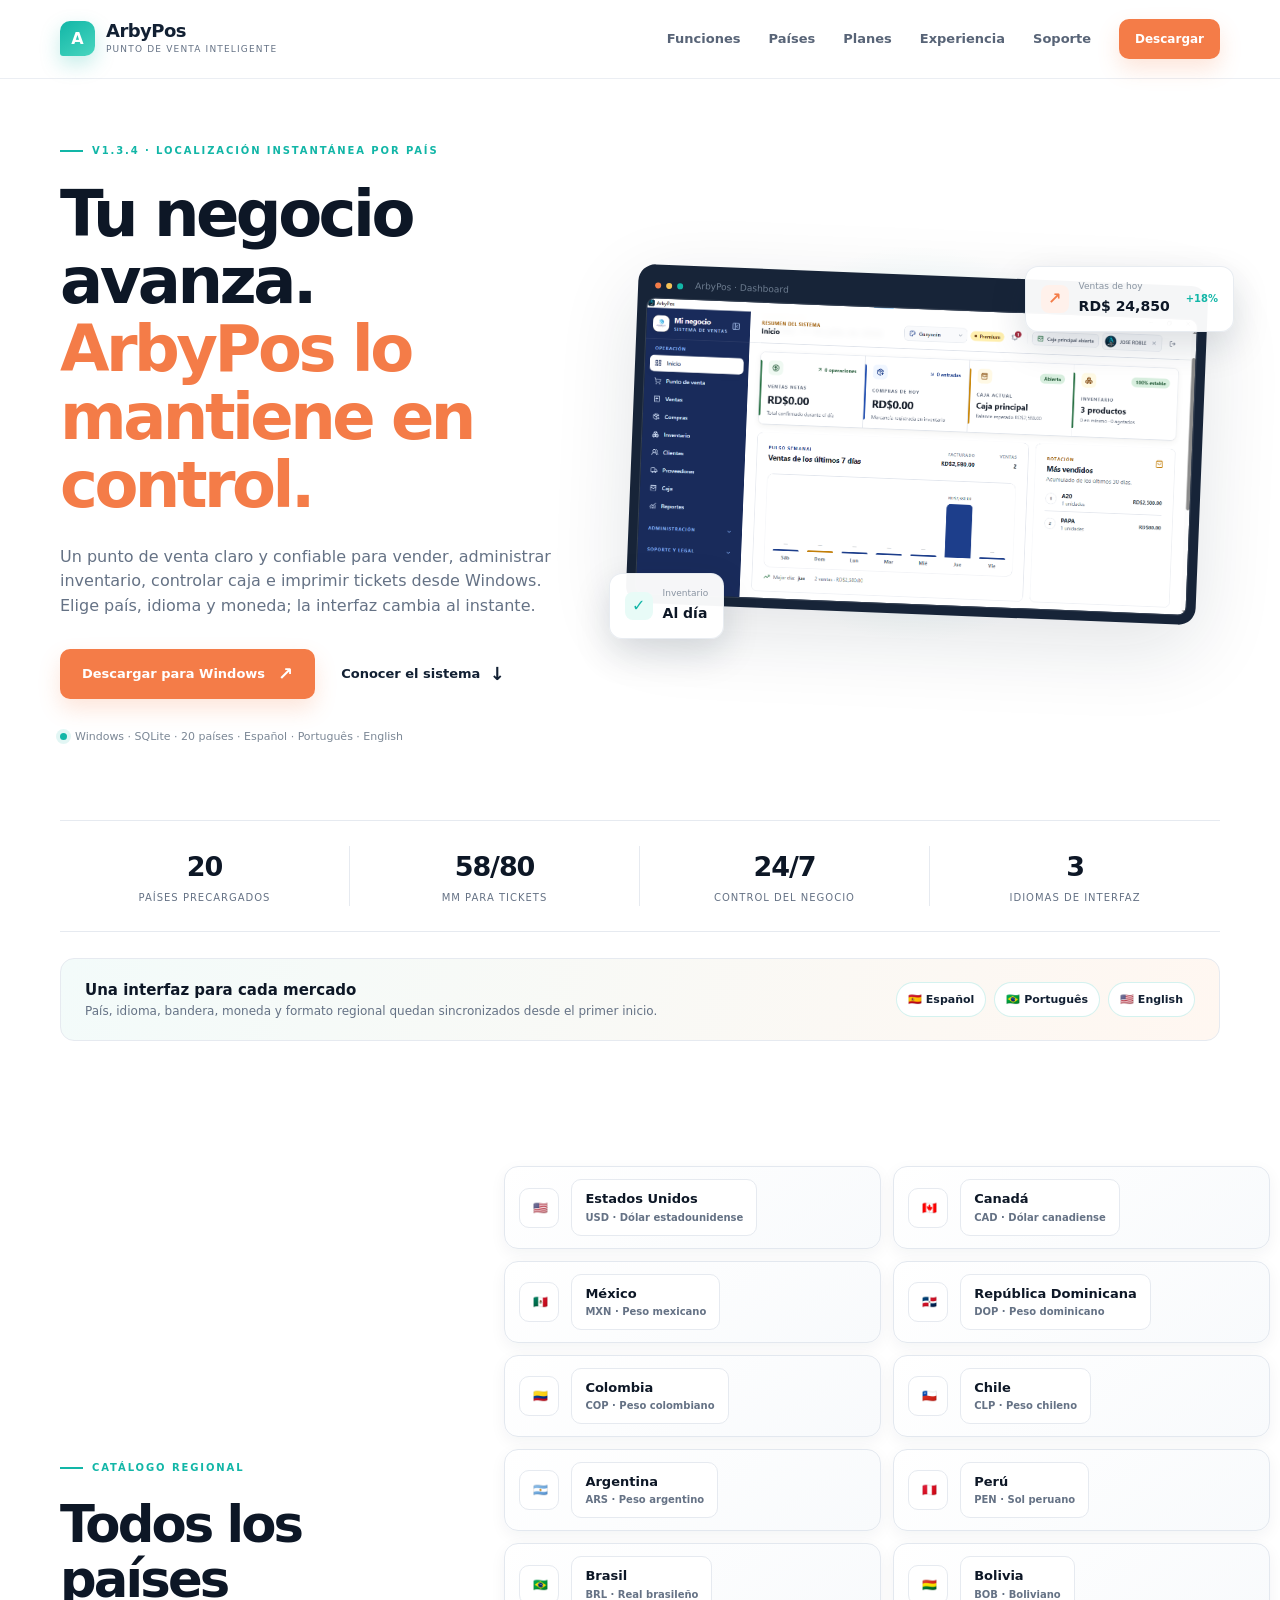
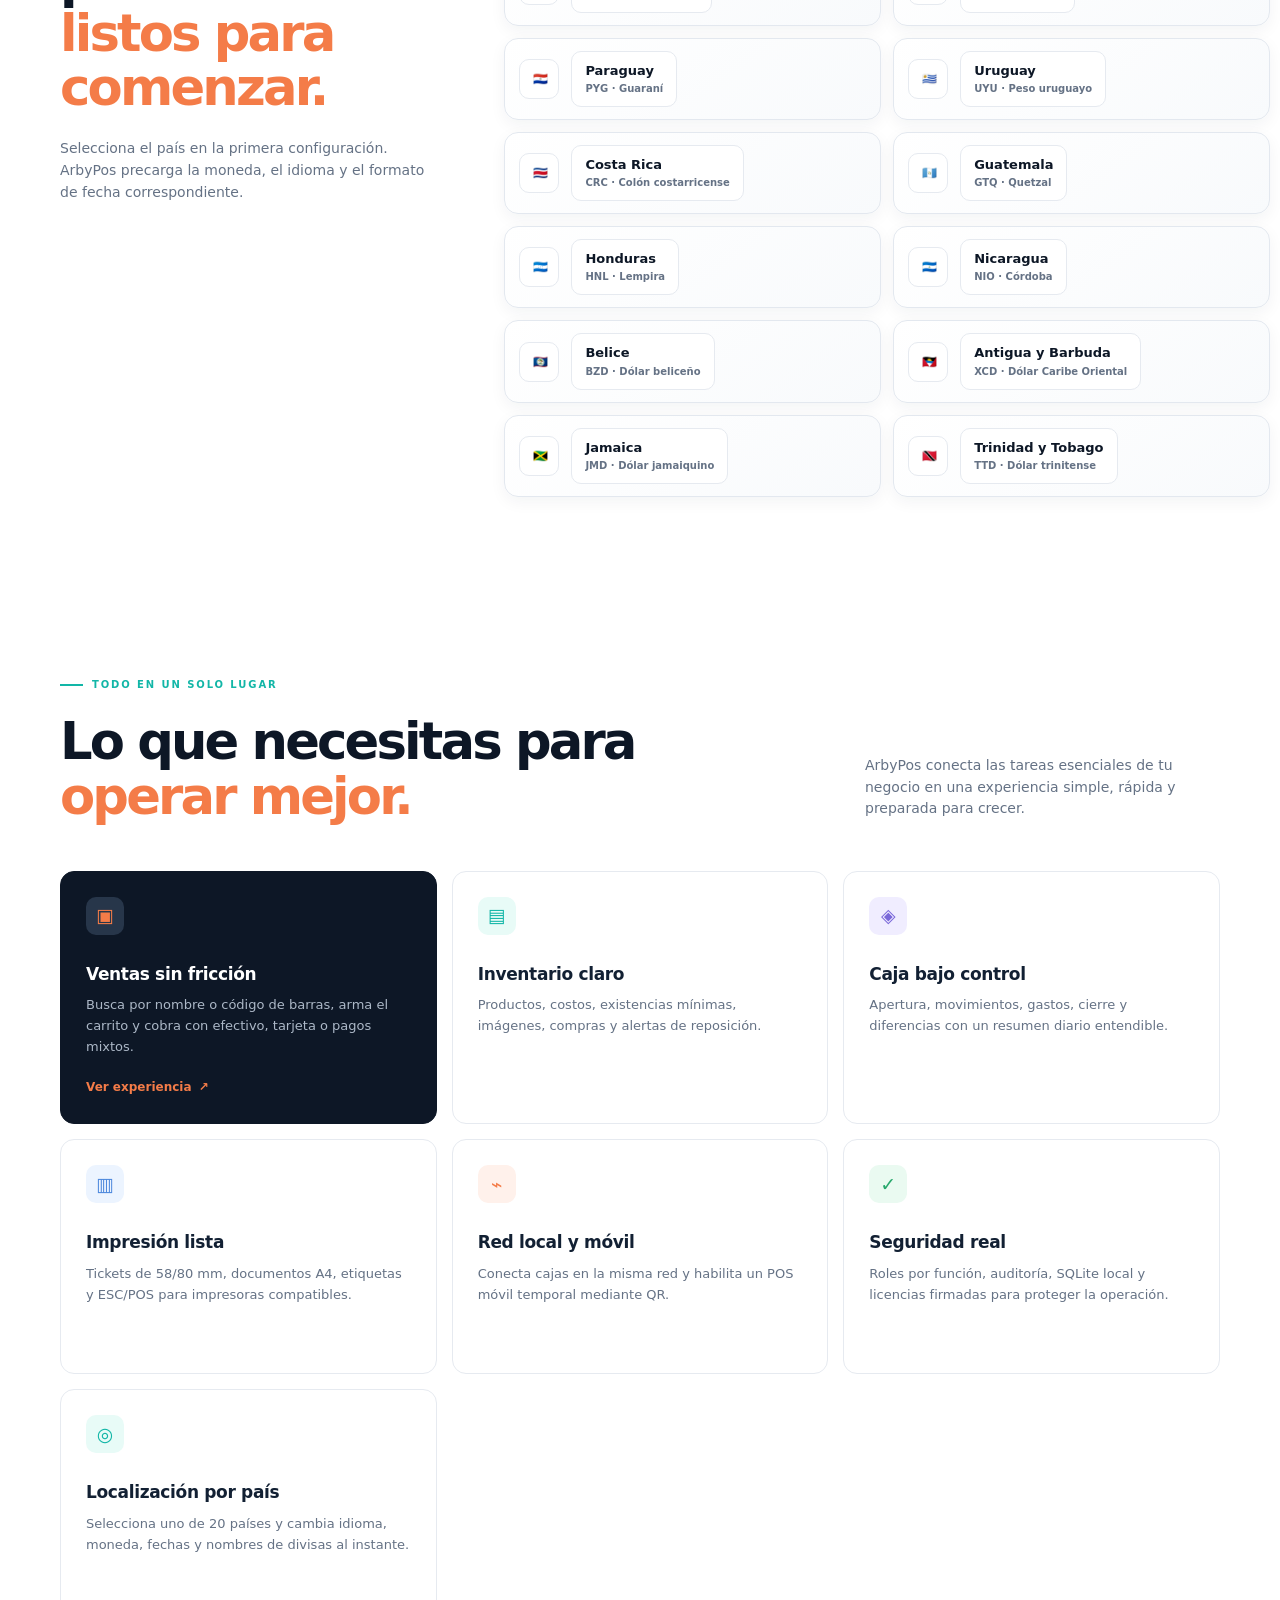
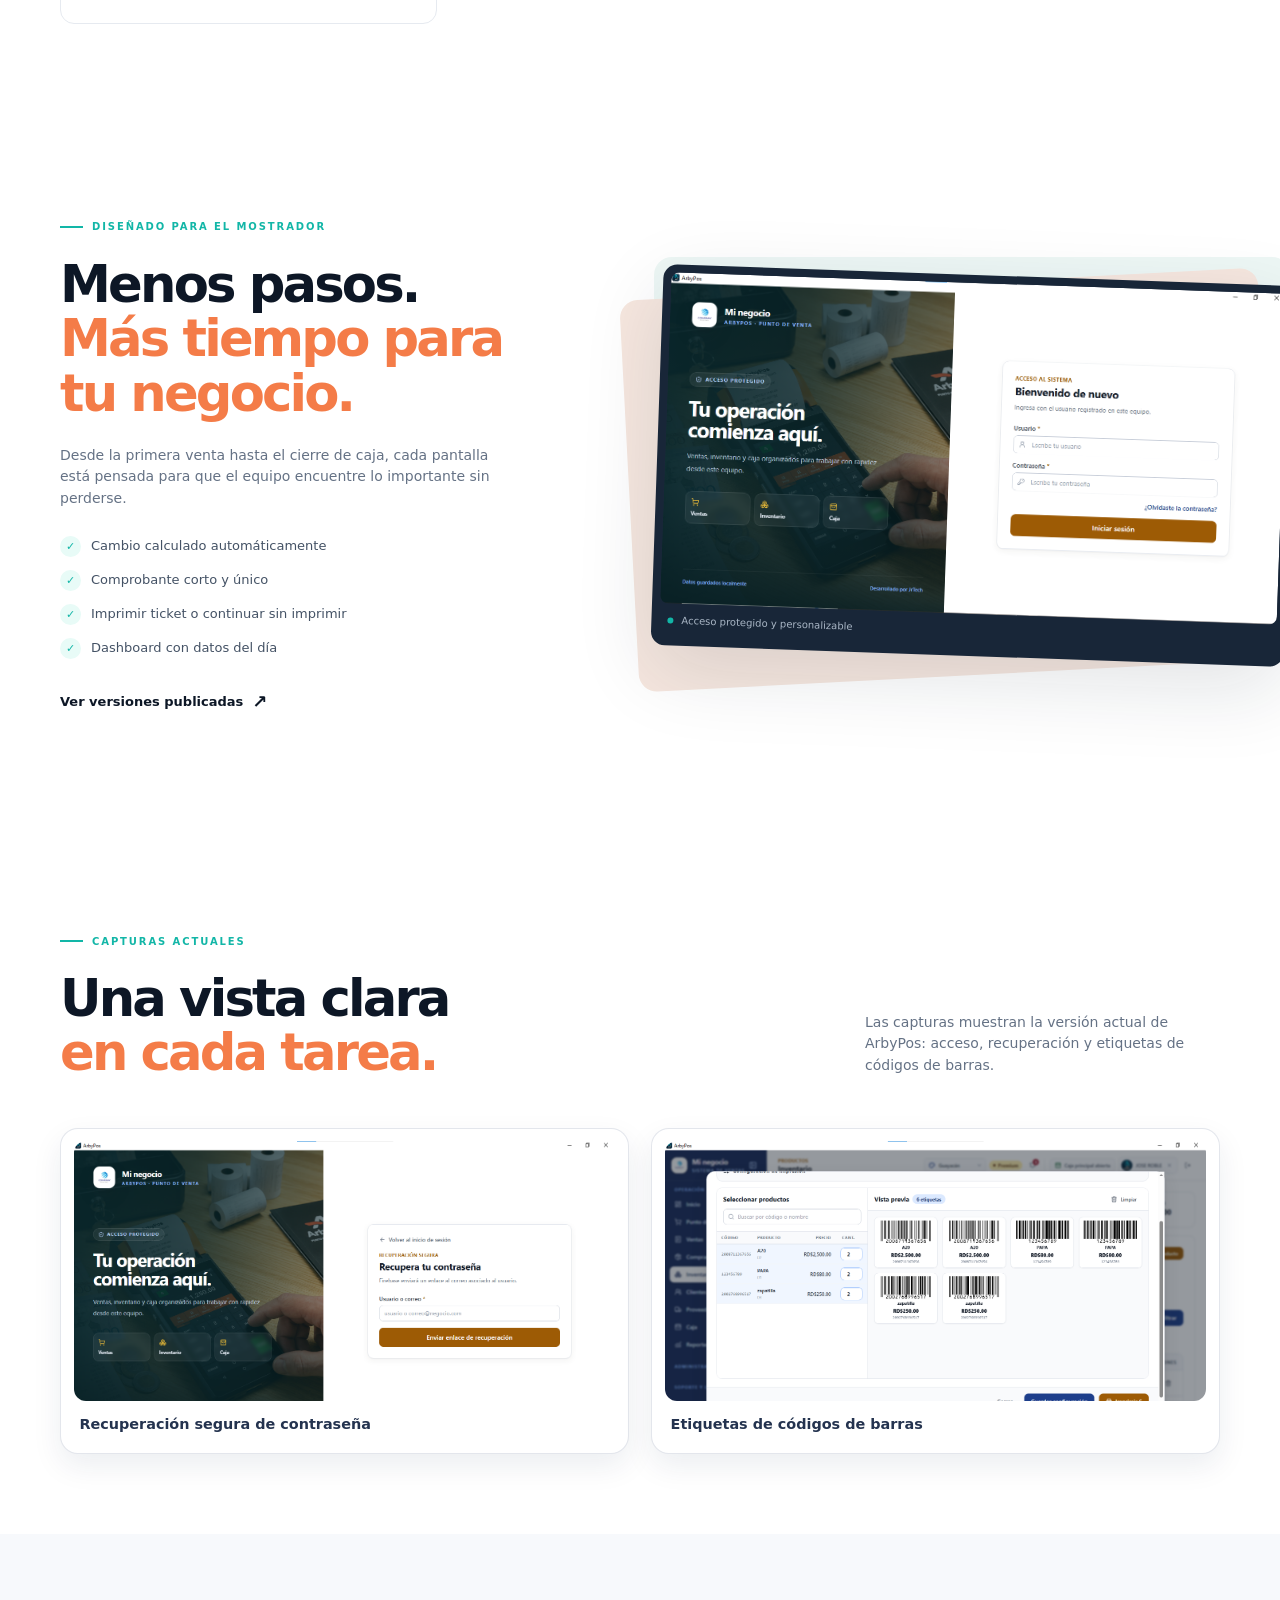
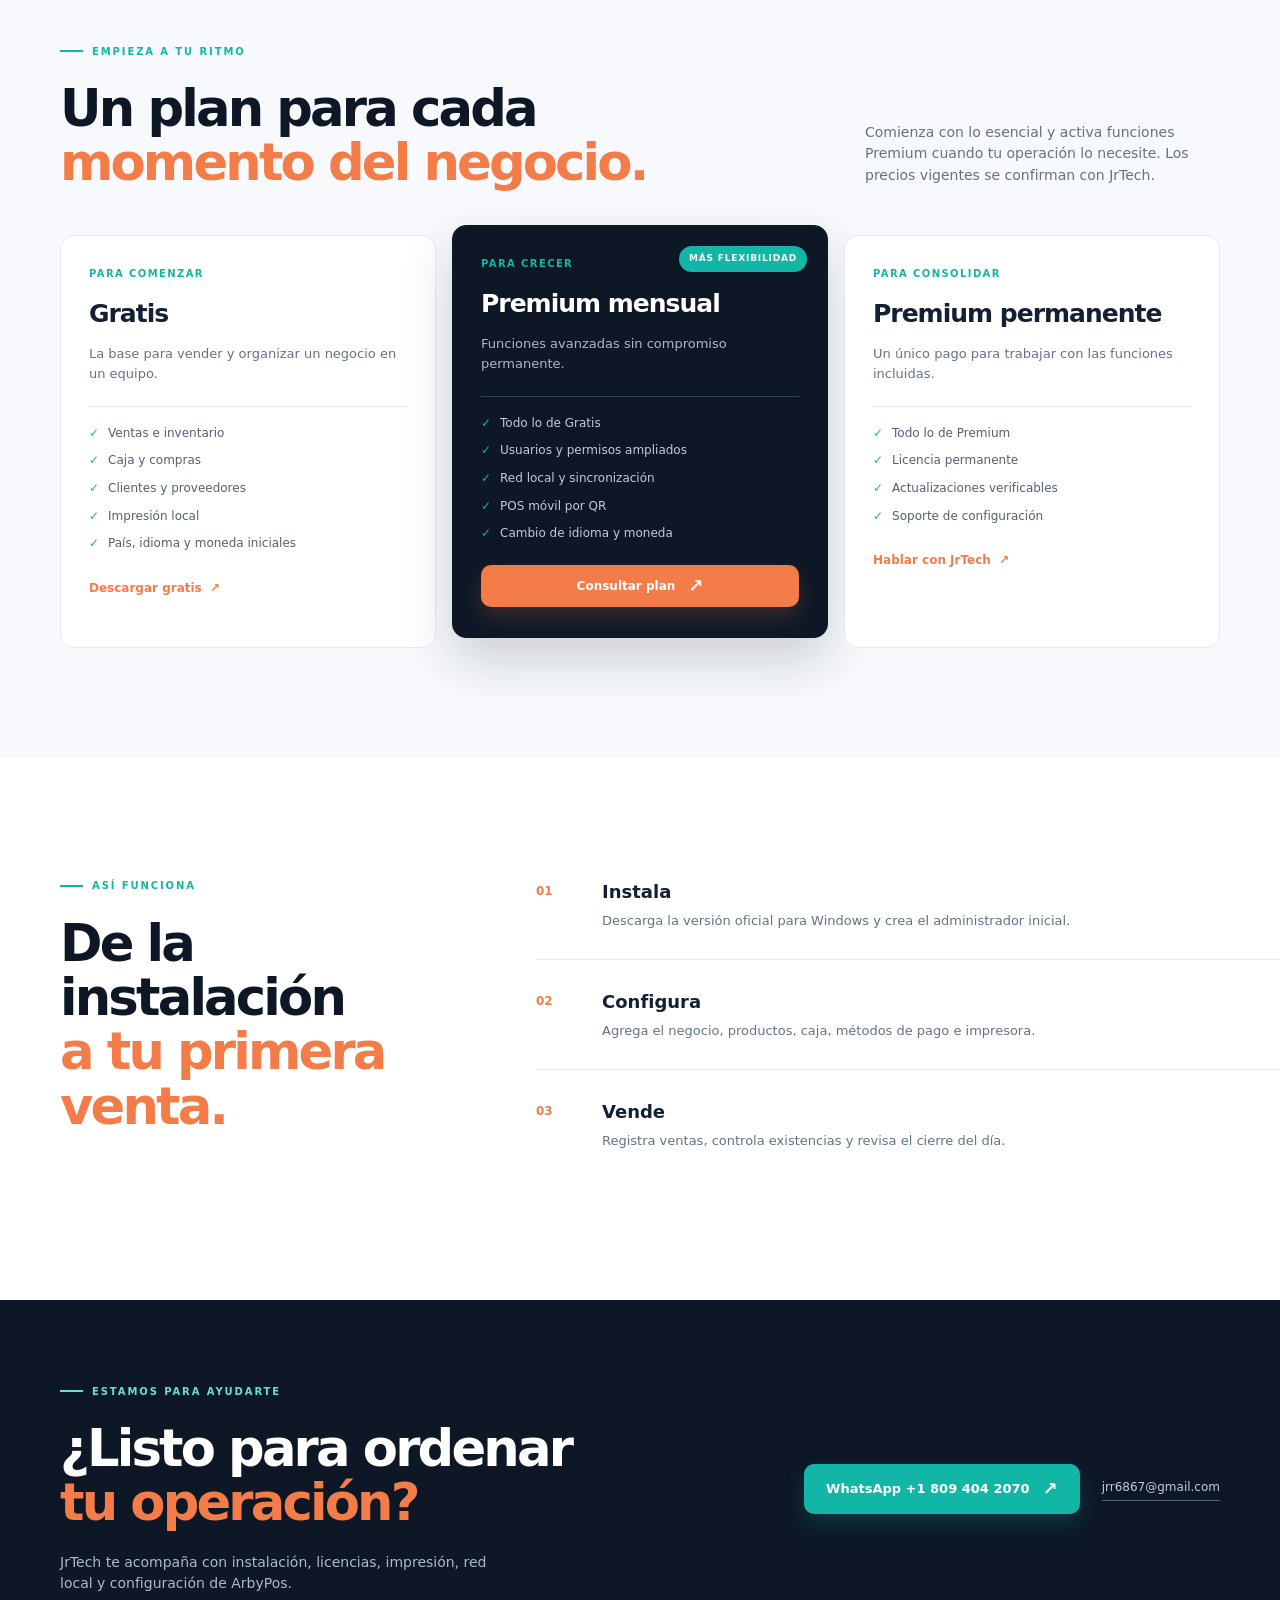
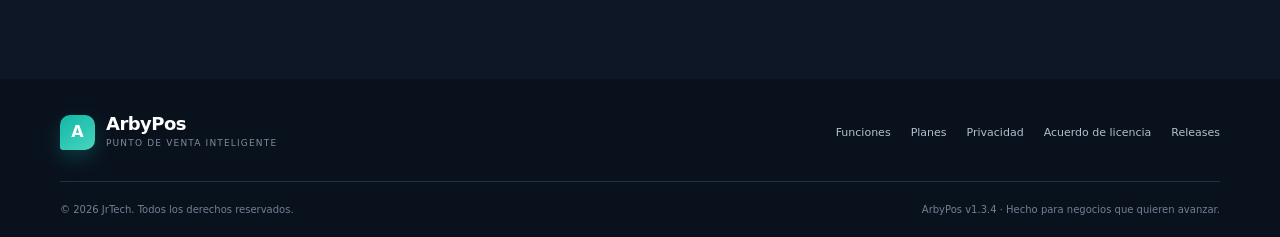
<file: index.html>
<!doctype html>
<html lang="es">
  <head>
    <meta charset="UTF-8" />
    <meta name="viewport" content="width=device-width, initial-scale=1.0" />
    <meta name="google-site-verification" content="catIKVI8KNx96oA4AyntzoFPL_QOzbjE3IwssSA39dU" />
    <meta name="description" content="ArbyPos v1.3.4: punto de venta para Windows con ventas, caja, inventario, impresión, localización por país y cambio instantáneo de idioma y moneda." />
    <meta name="theme-color" content="#0d1726" />
    <title>ArbyPos · Punto de venta inteligente</title>
    <link rel="icon" href="assets/ico.ico" />
    <link rel="stylesheet" href="styles.css" />
  </head>
  <body>
    <header class="site-header" id="inicio">
      <nav class="nav shell" aria-label="Navegación principal">
        <a class="brand" href="#inicio" aria-label="ArbyPos inicio">
          <span class="brand-mark" aria-hidden="true">A</span>
          <span><strong>ArbyPos</strong><small>punto de venta inteligente</small></span>
        </a>
        <button class="nav-toggle" type="button" aria-expanded="false" aria-controls="nav-links">Menú</button>
        <div class="nav-links" id="nav-links">
          <a href="#funciones">Funciones</a>
          <a href="#paises">Países</a>
          <a href="#planes">Planes</a>
          <a href="#experiencia">Experiencia</a>
          <a href="#soporte">Soporte</a>
          <a class="button button-small" href="https://github.com/elx19/ArbyPos-Releases/releases/latest" target="_blank" rel="noreferrer">Descargar</a>
        </div>
      </nav>
    </header>

    <main>
      <section class="hero shell">
        <div class="hero-copy">
          <p class="eyebrow"><span></span> v1.3.4 · Localización instantánea por país</p>
          <h1>Tu negocio avanza.<br /><em>ArbyPos lo mantiene en control.</em></h1>
          <p class="hero-text">Un punto de venta claro y confiable para vender, administrar inventario, controlar caja e imprimir tickets desde Windows. Elige país, idioma y moneda; la interfaz cambia al instante.</p>
          <div class="hero-actions">
            <a class="button" href="https://github.com/elx19/ArbyPos-Releases/releases/latest" target="_blank" rel="noreferrer">Descargar para Windows <span>↗</span></a>
            <a class="text-link" href="#funciones">Conocer el sistema <span>↓</span></a>
          </div>
          <div class="hero-note"><span class="status-dot"></span> Windows · SQLite · 20 países · Español · Português · English</div>
        </div>
        <div class="hero-visual" aria-label="Vista del dashboard de ArbyPos">
          <div class="visual-glow"></div>
          <div class="device-frame">
            <div class="window-bar"><i></i><i></i><i></i><span>ArbyPos · Dashboard</span></div>
            <img src="assets/arbypos-dashboard-v133.png" alt="Dashboard actual de ArbyPos v1.3.4" />
          </div>
          <div class="floating-card floating-sales"><span class="mini-icon orange">↗</span><div><small>Ventas de hoy</small><strong>RD$ 24,850</strong></div><b>+18%</b></div>
          <div class="floating-card floating-stock"><span class="mini-icon teal">✓</span><div><small>Inventario</small><strong>Al día</strong></div></div>
        </div>
      </section>

      <section class="stats shell" aria-label="Resumen de ArbyPos">
        <div><strong>20</strong><span>países precargados</span></div>
        <div><strong>58/80</strong><span>mm para tickets</span></div>
        <div><strong>24/7</strong><span>control del negocio</span></div>
        <div><strong>3</strong><span>idiomas de interfaz</span></div>
      </section>

      <section class="locale-strip shell" aria-label="Localización de ArbyPos">
        <div><strong>Una interfaz para cada mercado</strong><span>País, idioma, bandera, moneda y formato regional quedan sincronizados desde el primer inicio.</span></div>
        <div class="locale-pills"><span>🇪🇸 Español</span><span>🇧🇷 Português</span><span>🇺🇸 English</span></div>
      </section>

      <section class="countries-section shell" id="paises">
        <div><p class="eyebrow"><span></span> Catálogo regional</p><h2>Todos los países<br /><em>listos para comenzar.</em></h2><p>Selecciona el país en la primera configuración. ArbyPos precarga la moneda, el idioma y el formato de fecha correspondiente.</p></div>
        <div class="country-grid" aria-label="Países disponibles">
          <span class="country-card"><span class="country-flag">🇺🇸</span><span><strong>Estados Unidos</strong><small>USD · Dólar estadounidense</small></span></span>
          <span class="country-card"><span class="country-flag">🇨🇦</span><span><strong>Canadá</strong><small>CAD · Dólar canadiense</small></span></span>
          <span class="country-card"><span class="country-flag">🇲🇽</span><span><strong>México</strong><small>MXN · Peso mexicano</small></span></span>
          <span class="country-card"><span class="country-flag">🇩🇴</span><span><strong>República Dominicana</strong><small>DOP · Peso dominicano</small></span></span>
          <span class="country-card"><span class="country-flag">🇨🇴</span><span><strong>Colombia</strong><small>COP · Peso colombiano</small></span></span>
          <span class="country-card"><span class="country-flag">🇨🇱</span><span><strong>Chile</strong><small>CLP · Peso chileno</small></span></span>
          <span class="country-card"><span class="country-flag">🇦🇷</span><span><strong>Argentina</strong><small>ARS · Peso argentino</small></span></span>
          <span class="country-card"><span class="country-flag">🇵🇪</span><span><strong>Perú</strong><small>PEN · Sol peruano</small></span></span>
          <span class="country-card"><span class="country-flag">🇧🇷</span><span><strong>Brasil</strong><small>BRL · Real brasileño</small></span></span>
          <span class="country-card"><span class="country-flag">🇧🇴</span><span><strong>Bolivia</strong><small>BOB · Boliviano</small></span></span>
          <span class="country-card"><span class="country-flag">🇵🇾</span><span><strong>Paraguay</strong><small>PYG · Guaraní</small></span></span>
          <span class="country-card"><span class="country-flag">🇺🇾</span><span><strong>Uruguay</strong><small>UYU · Peso uruguayo</small></span></span>
          <span class="country-card"><span class="country-flag">🇨🇷</span><span><strong>Costa Rica</strong><small>CRC · Colón costarricense</small></span></span>
          <span class="country-card"><span class="country-flag">🇬🇹</span><span><strong>Guatemala</strong><small>GTQ · Quetzal</small></span></span>
          <span class="country-card"><span class="country-flag">🇭🇳</span><span><strong>Honduras</strong><small>HNL · Lempira</small></span></span>
          <span class="country-card"><span class="country-flag">🇳🇮</span><span><strong>Nicaragua</strong><small>NIO · Córdoba</small></span></span>
          <span class="country-card"><span class="country-flag">🇧🇿</span><span><strong>Belice</strong><small>BZD · Dólar beliceño</small></span></span>
          <span class="country-card"><span class="country-flag">🇦🇬</span><span><strong>Antigua y Barbuda</strong><small>XCD · Dólar Caribe Oriental</small></span></span>
          <span class="country-card"><span class="country-flag">🇯🇲</span><span><strong>Jamaica</strong><small>JMD · Dólar jamaiquino</small></span></span>
          <span class="country-card"><span class="country-flag">🇹🇹</span><span><strong>Trinidad y Tobago</strong><small>TTD · Dólar trinitense</small></span></span>
        </div>
      </section>

      <section class="section shell" id="funciones">
        <div class="section-heading"><div><p class="eyebrow"><span></span> Todo en un solo lugar</p><h2>Lo que necesitas para<br /><em>operar mejor.</em></h2></div><p>ArbyPos conecta las tareas esenciales de tu negocio en una experiencia simple, rápida y preparada para crecer.</p></div>
        <div class="feature-grid">
          <article class="feature-card feature-primary"><div class="feature-icon">▣</div><h3>Ventas sin fricción</h3><p>Busca por nombre o código de barras, arma el carrito y cobra con efectivo, tarjeta o pagos mixtos.</p><a href="#experiencia">Ver experiencia <span>↗</span></a></article>
          <article class="feature-card"><div class="feature-icon teal-icon">▤</div><h3>Inventario claro</h3><p>Productos, costos, existencias mínimas, imágenes, compras y alertas de reposición.</p></article>
          <article class="feature-card"><div class="feature-icon purple-icon">◈</div><h3>Caja bajo control</h3><p>Apertura, movimientos, gastos, cierre y diferencias con un resumen diario entendible.</p></article>
          <article class="feature-card"><div class="feature-icon blue-icon">▥</div><h3>Impresión lista</h3><p>Tickets de 58/80 mm, documentos A4, etiquetas y ESC/POS para impresoras compatibles.</p></article>
          <article class="feature-card"><div class="feature-icon orange-icon">⌁</div><h3>Red local y móvil</h3><p>Conecta cajas en la misma red y habilita un POS móvil temporal mediante QR.</p></article>
          <article class="feature-card"><div class="feature-icon green-icon">✓</div><h3>Seguridad real</h3><p>Roles por función, auditoría, SQLite local y licencias firmadas para proteger la operación.</p></article>
          <article class="feature-card"><div class="feature-icon teal-icon">◎</div><h3>Localización por país</h3><p>Selecciona uno de 20 países y cambia idioma, moneda, fechas y nombres de divisas al instante.</p></article>
        </div>
      </section>

      <section class="split-section shell" id="experiencia">
        <div class="split-copy"><p class="eyebrow"><span></span> Diseñado para el mostrador</p><h2>Menos pasos.<br /><em>Más tiempo para tu negocio.</em></h2><p>Desde la primera venta hasta el cierre de caja, cada pantalla está pensada para que el equipo encuentre lo importante sin perderse.</p><ul class="check-list"><li><span>✓</span> Cambio calculado automáticamente</li><li><span>✓</span> Comprobante corto y único</li><li><span>✓</span> Imprimir ticket o continuar sin imprimir</li><li><span>✓</span> Dashboard con datos del día</li></ul><a class="text-link dark-link" href="https://github.com/elx19/ArbyPos-Releases" target="_blank" rel="noreferrer">Ver versiones publicadas <span>↗</span></a></div>
        <div class="screenshot-stack"><div class="screenshot-back"></div><figure><img src="assets/arbypos-login-v133.png" alt="Pantalla actual de inicio de sesión de ArbyPos v1.3.4" /><figcaption><span class="caption-dot"></span> Acceso protegido y personalizable</figcaption></figure></div>
      </section>

      <section class="screenshots-section shell" aria-label="Vistas actuales del sistema">
        <div class="section-heading"><div><p class="eyebrow"><span></span> Capturas actuales</p><h2>Una vista clara<br /><em>en cada tarea.</em></h2></div><p>Las capturas muestran la versión actual de ArbyPos: acceso, recuperación y etiquetas de códigos de barras.</p></div>
        <div class="screenshots-grid">
          <figure><img src="assets/arbypos-recovery-v133.png" alt="Recuperación de contraseña de ArbyPos" /><figcaption>Recuperación segura de contraseña</figcaption></figure>
          <figure><img src="assets/arbypos-barcodes-v133.png" alt="Módulo de códigos de barras de ArbyPos" /><figcaption>Etiquetas de códigos de barras</figcaption></figure>
        </div>
      </section>

      <section class="plans-section" id="planes">
        <div class="shell"><div class="section-heading plans-heading"><div><p class="eyebrow"><span></span> Empieza a tu ritmo</p><h2>Un plan para cada<br /><em>momento del negocio.</em></h2></div><p>Comienza con lo esencial y activa funciones Premium cuando tu operación lo necesite. Los precios vigentes se confirman con JrTech.</p></div>
          <div class="plans-grid">
            <article class="plan-card"><p class="plan-label">Para comenzar</p><h3>Gratis</h3><p class="plan-description">La base para vender y organizar un negocio en un equipo.</p><ul><li>Ventas e inventario</li><li>Caja y compras</li><li>Clientes y proveedores</li><li>Impresión local</li><li>País, idioma y moneda iniciales</li></ul><a class="plan-link" href="https://github.com/elx19/ArbyPos-Releases/releases/latest" target="_blank" rel="noreferrer">Descargar gratis <span>↗</span></a></article>
            <article class="plan-card plan-featured"><div class="popular">Más flexibilidad</div><p class="plan-label">Para crecer</p><h3>Premium mensual</h3><p class="plan-description">Funciones avanzadas sin compromiso permanente.</p><ul><li>Todo lo de Gratis</li><li>Usuarios y permisos ampliados</li><li>Red local y sincronización</li><li>POS móvil por QR</li><li>Cambio de idioma y moneda</li></ul><a class="button button-full" href="https://wa.me/18094042070?text=Quiero%20conocer%20ArbyPos%20Premium%20mensual" target="_blank" rel="noreferrer">Consultar plan <span>↗</span></a></article>
            <article class="plan-card"><p class="plan-label">Para consolidar</p><h3>Premium permanente</h3><p class="plan-description">Un único pago para trabajar con las funciones incluidas.</p><ul><li>Todo lo de Premium</li><li>Licencia permanente</li><li>Actualizaciones verificables</li><li>Soporte de configuración</li></ul><a class="plan-link" href="https://wa.me/18094042070?text=Quiero%20conocer%20ArbyPos%20Premium%20permanente" target="_blank" rel="noreferrer">Hablar con JrTech <span>↗</span></a></article>
          </div>
        </div>
      </section>

      <section class="workflow shell"><div class="workflow-intro"><p class="eyebrow"><span></span> Así funciona</p><h2>De la instalación<br /><em>a tu primera venta.</em></h2></div><div class="workflow-steps"><div class="step"><b>01</b><div><h3>Instala</h3><p>Descarga la versión oficial para Windows y crea el administrador inicial.</p></div></div><div class="step"><b>02</b><div><h3>Configura</h3><p>Agrega el negocio, productos, caja, métodos de pago e impresora.</p></div></div><div class="step"><b>03</b><div><h3>Vende</h3><p>Registra ventas, controla existencias y revisa el cierre del día.</p></div></div></div></section>

      <section class="support-section" id="soporte"><div class="shell support-inner"><div><p class="eyebrow light"><span></span> Estamos para ayudarte</p><h2>¿Listo para ordenar<br /><em>tu operación?</em></h2><p>JrTech te acompaña con instalación, licencias, impresión, red local y configuración de ArbyPos.</p></div><div class="support-actions"><a class="button button-light" href="https://wa.me/18094042070" target="_blank" rel="noreferrer">WhatsApp +1 809 404 2070 <span>↗</span></a><a class="support-email" href="mailto:jrr6867@gmail.com">jrr6867@gmail.com</a></div></div></section>
    </main>

    <footer class="footer"><div class="shell footer-top"><a class="brand footer-brand" href="#inicio"><span class="brand-mark">A</span><span><strong>ArbyPos</strong><small>punto de venta inteligente</small></span></a><div class="footer-links"><a href="#funciones">Funciones</a><a href="#planes">Planes</a><a href="privacy.html">Privacidad</a><a href="license.html">Acuerdo de licencia</a><a href="https://github.com/elx19/ArbyPos-Releases/releases" target="_blank" rel="noreferrer">Releases</a></div></div><div class="shell footer-bottom"><span>© <span id="year"></span> JrTech. Todos los derechos reservados.</span><span>ArbyPos v1.3.4 · Hecho para negocios que quieren avanzar.</span></div></footer>
    <script src="app.js" defer></script>
  </body>
</html>
</file>
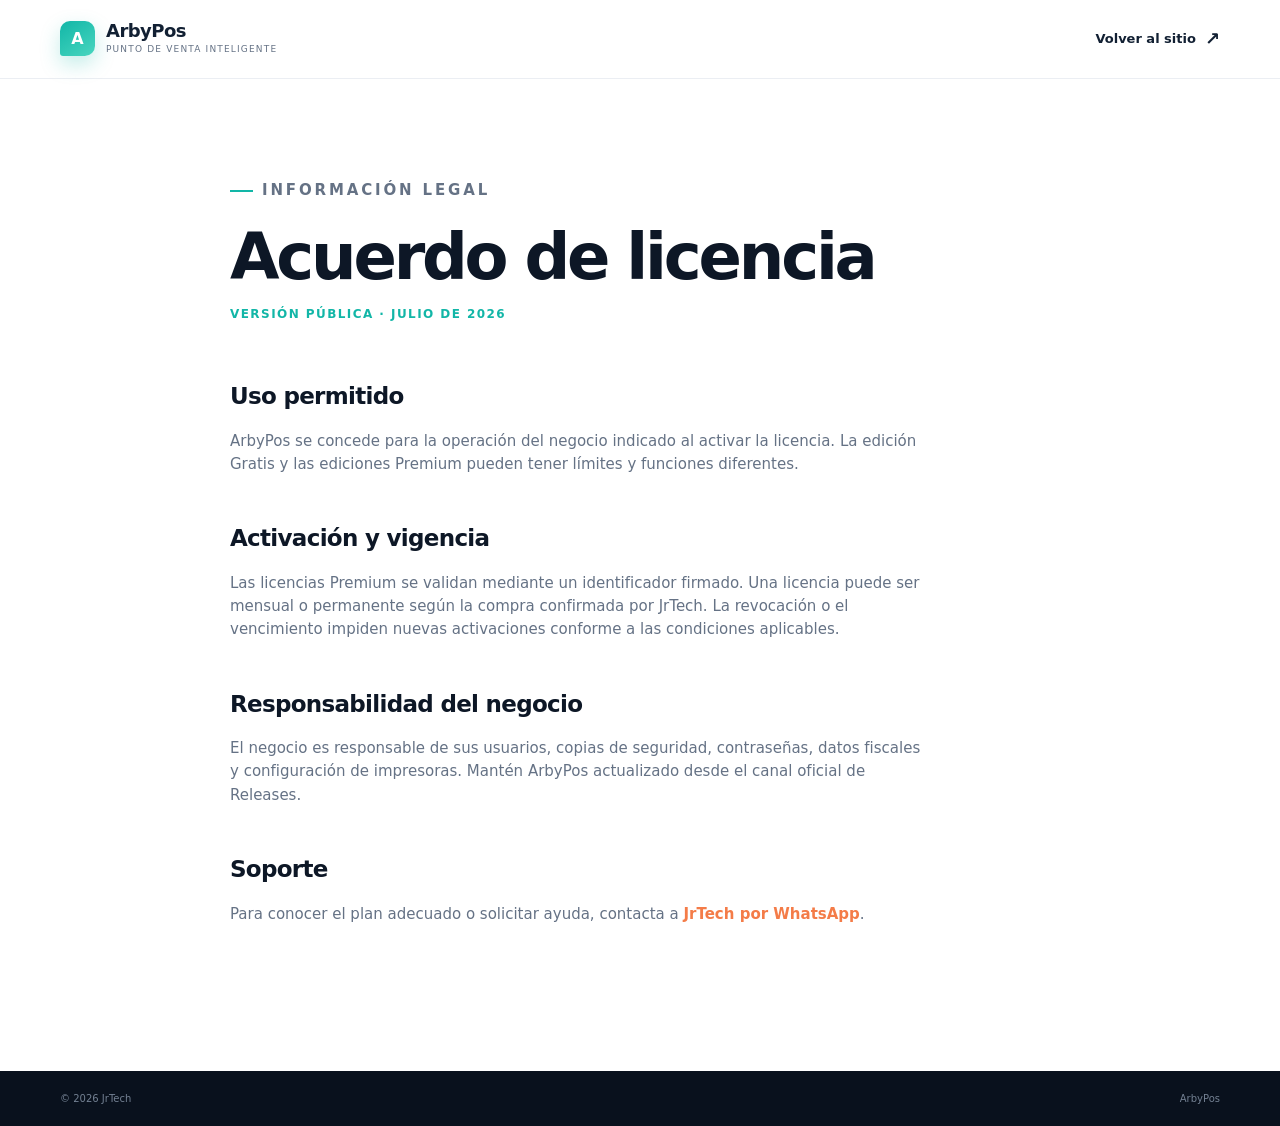
<file: license.html>
<!doctype html>
<html lang="es">
  <head>
    <meta charset="UTF-8" />
    <meta name="viewport" content="width=device-width, initial-scale=1" />
    <title>Acuerdo de licencia · ArbyPos</title>
    <link rel="icon" href="assets/ico.ico" />
    <link rel="stylesheet" href="styles.css" />
    <link rel="stylesheet" href="legal.css" />
  </head>
  <body>
    <header class="site-header"><nav class="nav shell"><a class="brand" href="index.html"><span class="brand-mark">A</span><span><strong>ArbyPos</strong><small>punto de venta inteligente</small></span></a><a class="text-link" href="index.html">Volver al sitio <span>↗</span></a></nav></header>
    <main class="legal-page shell">
      <p class="eyebrow"><span></span> Información legal</p>
      <h1>Acuerdo de licencia</h1>
      <p class="legal-lead">Versión pública · julio de 2026</p>
      <h2>Uso permitido</h2>
      <p>ArbyPos se concede para la operación del negocio indicado al activar la licencia. La edición Gratis y las ediciones Premium pueden tener límites y funciones diferentes.</p>
      <h2>Activación y vigencia</h2>
      <p>Las licencias Premium se validan mediante un identificador firmado. Una licencia puede ser mensual o permanente según la compra confirmada por JrTech. La revocación o el vencimiento impiden nuevas activaciones conforme a las condiciones aplicables.</p>
      <h2>Responsabilidad del negocio</h2>
      <p>El negocio es responsable de sus usuarios, copias de seguridad, contraseñas, datos fiscales y configuración de impresoras. Mantén ArbyPos actualizado desde el canal oficial de Releases.</p>
      <h2>Soporte</h2>
      <p>Para conocer el plan adecuado o solicitar ayuda, contacta a <a href="https://wa.me/18094042070">JrTech por WhatsApp</a>.</p>
    </main>
    <footer class="footer"><div class="shell footer-bottom"><span>© <span id="year"></span> JrTech</span><a href="index.html">ArbyPos</a></div></footer>
    <script src="app.js" defer></script>
  </body>
</html>
</file>
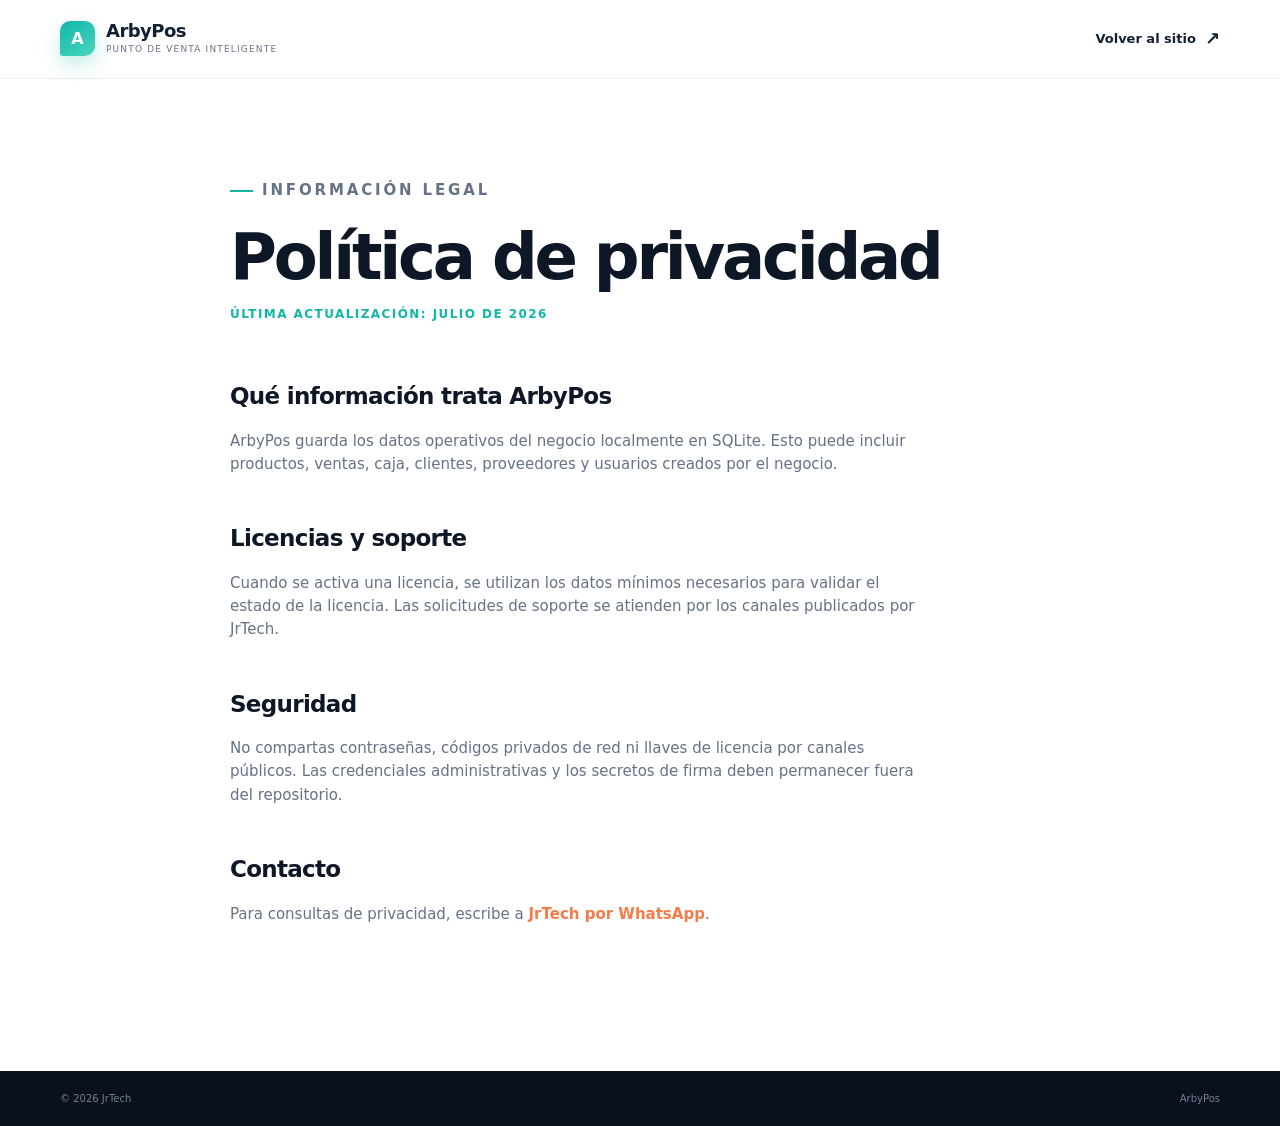
<file: privacy.html>
<!doctype html>
<html lang="es">
  <head>
    <meta charset="UTF-8" />
    <meta name="viewport" content="width=device-width, initial-scale=1" />
    <title>Política de privacidad · ArbyPos</title>
    <link rel="icon" href="assets/ico.ico" />
    <link rel="stylesheet" href="styles.css" />
    <link rel="stylesheet" href="legal.css" />
  </head>
  <body>
    <header class="site-header"><nav class="nav shell"><a class="brand" href="index.html"><span class="brand-mark">A</span><span><strong>ArbyPos</strong><small>punto de venta inteligente</small></span></a><a class="text-link" href="index.html">Volver al sitio <span>↗</span></a></nav></header>
    <main class="legal-page shell">
      <p class="eyebrow"><span></span> Información legal</p>
      <h1>Política de privacidad</h1>
      <p class="legal-lead">Última actualización: julio de 2026</p>
      <h2>Qué información trata ArbyPos</h2>
      <p>ArbyPos guarda los datos operativos del negocio localmente en SQLite. Esto puede incluir productos, ventas, caja, clientes, proveedores y usuarios creados por el negocio.</p>
      <h2>Licencias y soporte</h2>
      <p>Cuando se activa una licencia, se utilizan los datos mínimos necesarios para validar el estado de la licencia. Las solicitudes de soporte se atienden por los canales publicados por JrTech.</p>
      <h2>Seguridad</h2>
      <p>No compartas contraseñas, códigos privados de red ni llaves de licencia por canales públicos. Las credenciales administrativas y los secretos de firma deben permanecer fuera del repositorio.</p>
      <h2>Contacto</h2>
      <p>Para consultas de privacidad, escribe a <a href="https://wa.me/18094042070">JrTech por WhatsApp</a>.</p>
    </main>
    <footer class="footer"><div class="shell footer-bottom"><span>© <span id="year"></span> JrTech</span><a href="index.html">ArbyPos</a></div></footer>
    <script src="app.js" defer></script>
  </body>
</html>
</file>
<file: styles.css>
:root{--ink:#122033;--muted:#657285;--line:#e6eaf0;--paper:#fff;--soft:#f7f9fc;--navy:#0d1726;--teal:#12b6a7;--orange:#f47c48;--purple:#7967d9;--blue:#4e89dd;--shadow:0 24px 80px rgba(15,31,52,.12)}
*{box-sizing:border-box}html{scroll-behavior:smooth}body{margin:0;color:var(--ink);background:var(--paper);font-family:Inter,ui-sans-serif,system-ui,-apple-system,"Segoe UI",sans-serif;line-height:1.55}a{color:inherit;text-decoration:none}img{display:block;max-width:100%}.shell{width:min(1160px,calc(100% - 48px));margin:0 auto}.site-header{position:sticky;top:0;z-index:20;background:rgba(255,255,255,.9);backdrop-filter:blur(16px);border-bottom:1px solid rgba(230,234,240,.8)}.nav{min-height:78px;display:flex;align-items:center;justify-content:space-between;gap:28px}.brand{display:flex;align-items:center;gap:11px}.brand-mark{width:35px;height:35px;display:grid;place-items:center;background:linear-gradient(145deg,var(--teal),#48d6bf);color:#fff;font-weight:900;border-radius:10px 10px 10px 3px;box-shadow:0 8px 20px rgba(18,182,167,.25)}.brand strong{display:block;font-size:18px;line-height:1.1;letter-spacing:-.03em}.brand small{display:block;color:var(--muted);font-size:9px;text-transform:uppercase;letter-spacing:.13em;margin-top:3px}.nav-links{display:flex;align-items:center;gap:28px;color:#586477;font-size:13px;font-weight:650}.nav-links a:not(.button):hover,.text-link:hover,.footer-links a:hover{color:var(--teal)}.button{display:inline-flex;align-items:center;justify-content:center;gap:13px;background:var(--orange);color:#fff;padding:15px 22px;border-radius:10px;font-weight:750;font-size:13px;box-shadow:0 10px 22px rgba(244,124,72,.2);transition:transform .2s,box-shadow .2s}.button:hover{transform:translateY(-2px);box-shadow:0 14px 28px rgba(244,124,72,.27)}.button span,.text-link span{font-size:18px;line-height:0}.button-small{padding:11px 16px;font-size:12px}.nav-toggle{display:none;background:none;border:1px solid var(--line);border-radius:8px;padding:8px 12px;color:var(--ink);font:inherit;font-size:12px}.hero{min-height:650px;display:grid;grid-template-columns:46% 54%;align-items:center;gap:10px;padding-top:64px;padding-bottom:75px}.eyebrow{display:flex;align-items:center;gap:9px;color:var(--teal);font-size:10px;text-transform:uppercase;letter-spacing:.19em;font-weight:800;margin:0 0 22px}.eyebrow>span{width:23px;height:2px;background:var(--teal);display:inline-block}.hero h1,.section-heading h2,.split-copy h2,.plans-heading h2,.workflow h2,.support-inner h2{font-size:clamp(38px,5vw,66px);line-height:1.06;letter-spacing:-.055em;margin:0;color:var(--navy)}em{color:var(--orange);font-style:normal}.hero-text{max-width:500px;color:var(--muted);font-size:16px;margin:25px 0 30px}.hero-actions{display:flex;align-items:center;gap:26px}.text-link{font-weight:750;font-size:13px;display:inline-flex;align-items:center;gap:9px}.hero-note{display:flex;align-items:center;gap:8px;color:#7b8795;font-size:11px;margin-top:29px}.status-dot{width:7px;height:7px;background:var(--teal);border-radius:50%;box-shadow:0 0 0 4px rgba(18,182,167,.12)}.hero-visual{position:relative;min-height:480px;display:grid;place-items:center}.visual-glow{position:absolute;width:420px;height:420px;border-radius:50%;background:radial-gradient(circle,rgba(18,182,167,.18),rgba(18,182,167,0) 67%)}.device-frame{width:min(570px,100%);position:relative;padding:9px;border-radius:17px;background:#172438;box-shadow:var(--shadow);transform:rotate(2.3deg);z-index:1}.device-frame img{border-radius:9px;border:1px solid rgba(255,255,255,.12)}.window-bar{height:24px;color:#90a0b3;font-size:9px;display:flex;align-items:center;gap:5px;padding:0 8px}.window-bar i{width:6px;height:6px;border-radius:50%;background:#f47c48}.window-bar i:nth-child(2){background:#f7c457}.window-bar i:nth-child(3){background:#12b6a7}.window-bar span{margin-left:7px;opacity:.7}.floating-card{position:absolute;z-index:2;background:rgba(255,255,255,.96);border:1px solid rgba(230,234,240,.9);border-radius:13px;padding:13px 15px;display:flex;align-items:center;gap:10px;box-shadow:0 14px 36px rgba(15,31,52,.15)}.floating-card small{display:block;color:#8994a1;font-size:9px}.floating-card strong{display:block;font-size:14px;color:var(--navy);margin-top:2px}.floating-card b{color:var(--teal);font-size:10px;margin-left:6px}.floating-sales{top:62px;right:-4px}.floating-stock{bottom:45px;left:5px}.mini-icon{width:28px;height:28px;display:grid;place-items:center;border-radius:8px;font-weight:900}.mini-icon.orange{color:var(--orange);background:#fff1eb}.mini-icon.teal{color:var(--teal);background:#e8fbf7}.stats{display:grid;grid-template-columns:repeat(4,1fr);border-top:1px solid var(--line);border-bottom:1px solid var(--line);padding:25px 0}.stats div{display:flex;flex-direction:column;align-items:center;gap:2px;border-right:1px solid var(--line)}.stats div:last-child{border:0}.stats strong{font-size:27px;letter-spacing:-.04em;color:var(--navy)}.stats span{font-size:10px;color:var(--muted);text-transform:uppercase;letter-spacing:.1em}.section{padding:125px 0}.section-heading{display:flex;align-items:flex-end;justify-content:space-between;gap:40px;margin-bottom:48px}.section-heading h2,.split-copy h2,.plans-heading h2,.workflow h2,.support-inner h2{font-size:clamp(35px,4vw,52px)}.section-heading>p{max-width:355px;color:var(--muted);font-size:14px;margin:0 0 3px}.feature-grid{display:grid;grid-template-columns:repeat(3,1fr);gap:15px}.feature-card{min-height:235px;border:1px solid var(--line);border-radius:14px;padding:25px;background:#fff;transition:transform .2s,box-shadow .2s}.feature-card:hover{transform:translateY(-4px);box-shadow:0 16px 38px rgba(15,31,52,.09)}.feature-primary{background:var(--navy);border-color:var(--navy);color:#fff}.feature-icon{width:38px;height:38px;display:grid;place-items:center;background:#fff1eb;color:var(--orange);border-radius:10px;font-size:19px;margin-bottom:26px}.feature-primary .feature-icon{background:#27364a}.teal-icon{background:#e8fbf7;color:var(--teal)}.purple-icon{background:#f0edff;color:var(--purple)}.blue-icon{background:#ecf4ff;color:var(--blue)}.orange-icon{background:#fff1eb;color:var(--orange)}.green-icon{background:#eafaf1;color:#27a86c}.feature-card h3{font-size:17px;margin:0 0 8px;letter-spacing:-.02em}.feature-card p{color:var(--muted);font-size:13px;margin:0;line-height:1.6}.feature-primary p{color:#acb8c7}.feature-card a{display:inline-flex;gap:7px;margin-top:20px;color:var(--orange);font-size:12px;font-weight:750}.split-section{display:grid;grid-template-columns:43% 57%;gap:70px;align-items:center;padding:70px 0 140px}.split-copy>p:not(.eyebrow){color:var(--muted);font-size:14px;max-width:450px;margin:25px 0}.check-list{list-style:none;padding:0;margin:26px 0 30px;display:grid;gap:13px;font-size:13px;color:#445265}.check-list li{display:flex;align-items:center;gap:10px}.check-list span{display:grid;place-items:center;width:21px;height:21px;border-radius:50%;background:#e8fbf7;color:var(--teal);font-size:11px;font-weight:900}.dark-link{color:var(--navy)}.screenshot-stack{position:relative;padding:18px 0 20px 28px}.screenshot-stack:before{content:"";position:absolute;inset:0 0 28px 25px;background:#edf7f5;border-radius:18px}.screenshot-back{position:absolute;inset:27px 22px 0 0;background:#f6e7df;border-radius:18px;transform:rotate(-3deg)}.screenshot-stack figure{position:relative;margin:0;background:#182638;border-radius:14px;padding:8px;box-shadow:var(--shadow);transform:rotate(2deg)}.screenshot-stack img{border-radius:8px;width:100%}.screenshot-stack figcaption{height:34px;display:flex;align-items:center;gap:8px;color:#a9b6c5;font-size:10px;padding:0 8px}.caption-dot{width:6px;height:6px;background:var(--teal);border-radius:50%}.plans-section{background:var(--soft);padding:110px 0}.plans-heading{margin-bottom:45px}.plans-grid{display:grid;grid-template-columns:repeat(3,1fr);gap:16px}.plan-card{position:relative;background:#fff;border:1px solid var(--line);border-radius:14px;padding:30px 28px;min-height:360px}.plan-featured{background:var(--navy);border-color:var(--navy);color:#fff;box-shadow:0 22px 50px rgba(13,23,38,.18);transform:translateY(-10px)}.popular{position:absolute;right:20px;top:20px;background:var(--teal);color:#fff;border-radius:30px;font-size:9px;padding:6px 10px;text-transform:uppercase;letter-spacing:.09em;font-weight:800}.plan-label{color:var(--teal);font-size:10px;text-transform:uppercase;letter-spacing:.14em;font-weight:800;margin:0 0 14px}.plan-card h3{font-size:25px;letter-spacing:-.04em;margin:0 0 10px}.plan-description{color:var(--muted);font-size:13px;min-height:45px;margin:0 0 17px}.plan-featured .plan-description{color:#aeb9c8}.plan-card ul{list-style:none;padding:0;margin:0 0 22px;border-top:1px solid var(--line);padding-top:17px;display:grid;gap:9px;color:#526073;font-size:12px}.plan-featured ul{border-color:#314052;color:#c2ccd8}.plan-card li:before{content:"✓";color:var(--teal);font-weight:900;margin-right:9px}.plan-link{display:inline-flex;gap:8px;font-size:12px;font-weight:800;color:var(--orange)}.button-full{width:100%;padding:12px;font-size:12px}.workflow{display:grid;grid-template-columns:35% 65%;gap:70px;padding:120px 0}.workflow-steps{display:grid;gap:0}.step{display:grid;grid-template-columns:48px 1fr;gap:18px;padding:0 0 28px;margin-bottom:28px;border-bottom:1px solid var(--line)}.step:last-child{border:0;margin:0}.step>b{font-size:12px;color:var(--orange);padding-top:4px}.step h3{font-size:18px;margin:0 0 5px}.step p{color:var(--muted);font-size:13px;margin:0;max-width:470px}.support-section{background:var(--navy);color:#fff}.support-inner{padding:84px 0;display:flex;align-items:center;justify-content:space-between;gap:40px}.eyebrow.light{color:#68dfd1}.eyebrow.light>span{background:#68dfd1}.support-inner h2{color:#fff}.support-inner>div>p:not(.eyebrow){color:#adbac8;max-width:430px;font-size:14px;margin:22px 0 0}.support-actions{display:flex;align-items:center;gap:22px}.button-light{background:var(--teal);box-shadow:0 10px 22px rgba(18,182,167,.2)}.support-email{color:#c2ccd8;font-size:12px;border-bottom:1px solid #536174;padding-bottom:3px}.footer{background:#09111d;color:#b3bfcc}.footer-top{display:flex;align-items:center;justify-content:space-between;padding:35px 0 30px;border-bottom:1px solid #223044}.footer-brand strong{color:#fff}.footer-brand small{color:#7f8c9b}.footer-links{display:flex;gap:20px;font-size:11px}.footer-bottom{display:flex;justify-content:space-between;padding:20px 0;font-size:10px;color:#738092}@media(max-width:900px){.hero{grid-template-columns:1fr;padding-top:55px}.hero-copy{max-width:650px}.hero-visual{min-height:390px}.section-heading,.support-inner{align-items:flex-start;flex-direction:column}.feature-grid{grid-template-columns:repeat(2,1fr)}.split-section{grid-template-columns:1fr;gap:20px}.split-copy{max-width:620px}.plans-grid{grid-template-columns:1fr}.plan-featured{transform:none}.workflow{grid-template-columns:1fr;gap:45px}.support-actions{flex-wrap:wrap}.floating-sales{right:0}.nav-links{gap:18px}}@media(max-width:640px){.shell{width:min(100% - 32px,560px)}.nav{min-height:68px}.nav-toggle{display:block}.nav-links{display:none;position:absolute;left:16px;right:16px;top:62px;background:#fff;border:1px solid var(--line);border-radius:12px;padding:13px;box-shadow:0 15px 30px rgba(15,31,52,.12);flex-direction:column;align-items:stretch;gap:3px}.nav-links.is-open{display:flex}.nav-links a{padding:10px}.nav-links .button{text-align:center;margin-top:5px}.hero h1{font-size:42px}.hero-text{font-size:14px}.hero-actions{align-items:flex-start;flex-direction:column;gap:18px}.hero-visual{min-height:300px;margin-top:15px}.device-frame{transform:rotate(1deg)}.floating-card{padding:9px 10px}.floating-card strong{font-size:11px}.floating-sales{top:7px;right:-4px}.floating-stock{bottom:8px;left:-4px}.stats{grid-template-columns:repeat(2,1fr);gap:18px 0}.stats div:nth-child(2){border:0}.stats strong{font-size:22px}.section,.plans-section,.workflow{padding:82px 0}.feature-grid{grid-template-columns:1fr}.feature-card{min-height:0}.screenshot-stack{padding-left:8px}.screenshot-stack:before{left:8px}.footer-top,.footer-bottom{align-items:flex-start;flex-direction:column;gap:25px}.footer-links{flex-wrap:wrap;gap:12px 17px}.support-inner{padding:70px 0}}
:root{--locale-border:rgba(18,182,167,.18)}.locale-strip{display:flex;align-items:center;justify-content:space-between;gap:28px;margin-top:26px;padding:20px 24px;border:1px solid var(--line);border-radius:14px;background:linear-gradient(110deg,#f3fbfa,#fff7f1)}.locale-strip strong{display:block;color:var(--navy);font-size:15px}.locale-strip span{display:block;color:var(--muted);font-size:12px}.locale-pills{display:flex;flex-wrap:wrap;gap:8px}.locale-pills span{display:inline-flex;align-items:center;gap:6px;padding:8px 11px;border:1px solid var(--locale-border);border-radius:999px;background:#fff;color:var(--ink);font-size:11px;font-weight:750;white-space:nowrap}@media(max-width:640px){.locale-strip{align-items:flex-start;flex-direction:column;margin-top:18px;padding:18px}.locale-pills{width:100%}}
.countries-section{display:grid;grid-template-columns:34% 66%;align-items:center;gap:50px;padding:125px 0 55px}.countries-section h2{font-size:clamp(35px,4vw,52px);line-height:1.06;letter-spacing:-.055em;margin:0;color:var(--navy)}.countries-section>div:first-child>p:last-child{max-width:370px;color:var(--muted);font-size:14px;margin:24px 0 0}.country-grid{display:grid;grid-template-columns:repeat(2,minmax(0,1fr));gap:9px}.country-grid span{padding:11px 13px;border:1px solid var(--line);border-radius:10px;background:#fff;color:#445265;font-size:12px;font-weight:650}.country-grid span:hover{border-color:var(--teal);color:var(--navy);box-shadow:0 7px 18px rgba(15,31,52,.07)}@media(max-width:900px){.countries-section{grid-template-columns:1fr;gap:28px;padding-top:90px}}@media(max-width:640px){.country-grid{grid-template-columns:1fr}}
.screenshots-section{padding-top:5rem;padding-bottom:5rem}.screenshots-grid{display:grid;grid-template-columns:repeat(2,minmax(0,1fr));gap:1.4rem}.screenshots-grid figure{margin:0;border:1px solid rgba(30,55,98,.12);border-radius:18px;background:#fff;padding:.8rem;box-shadow:0 12px 30px rgba(18,39,77,.08)}.screenshots-grid img{display:block;width:100%;height:260px;object-fit:cover;object-position:top;border-radius:12px}.screenshots-grid figcaption{padding:.75rem .35rem .25rem;color:#24334f;font-size:.9rem;font-weight:700}@media (max-width:700px){.screenshots-grid{grid-template-columns:1fr}.screenshots-grid img{height:220px}}
.country-grid{grid-template-columns:repeat(2,minmax(0,1fr));gap:12px}.country-card{display:flex;align-items:center;gap:12px;min-height:72px;padding:12px 14px!important;border:1px solid #e3e8ef!important;border-radius:14px!important;background:linear-gradient(145deg,#fff 0%,#f8fafc 100%)!important;box-shadow:0 5px 16px rgba(18,32,51,.05);transition:transform .2s,box-shadow .2s,border-color .2s}.country-card:hover{transform:translateY(-2px);border-color:var(--teal)!important;box-shadow:0 10px 22px rgba(18,32,51,.1)}.country-flag{flex:0 0 40px;width:40px;height:40px;display:grid;place-items:center;border-radius:12px;background:#eef5ff;font-size:26px;line-height:1}.country-card>span:last-child{min-width:0}.country-card strong{display:block;color:var(--navy);font-size:13px;line-height:1.25}.country-card small{display:block;margin-top:4px;color:var(--muted);font-size:10px;line-height:1.2;white-space:nowrap;overflow:hidden;text-overflow:ellipsis}@media(max-width:640px){.country-grid{grid-template-columns:1fr}.country-card{min-height:64px}}
</file>
<file: legal.css>
.legal-page{padding:100px 0 130px;max-width:820px}
.legal-page h1{font-size:clamp(40px,6vw,64px);line-height:1.05;letter-spacing:-.05em;color:var(--navy);margin:0 0 14px}
.legal-page h2{font-size:23px;letter-spacing:-.03em;color:var(--navy);margin:45px 0 10px}
.legal-page p{color:var(--muted);font-size:15px;max-width:700px}
.legal-page .legal-lead{color:var(--teal);font-size:12px;text-transform:uppercase;letter-spacing:.12em;font-weight:800;margin-bottom:55px}
.legal-page a{color:var(--orange);font-weight:750}
</file>
